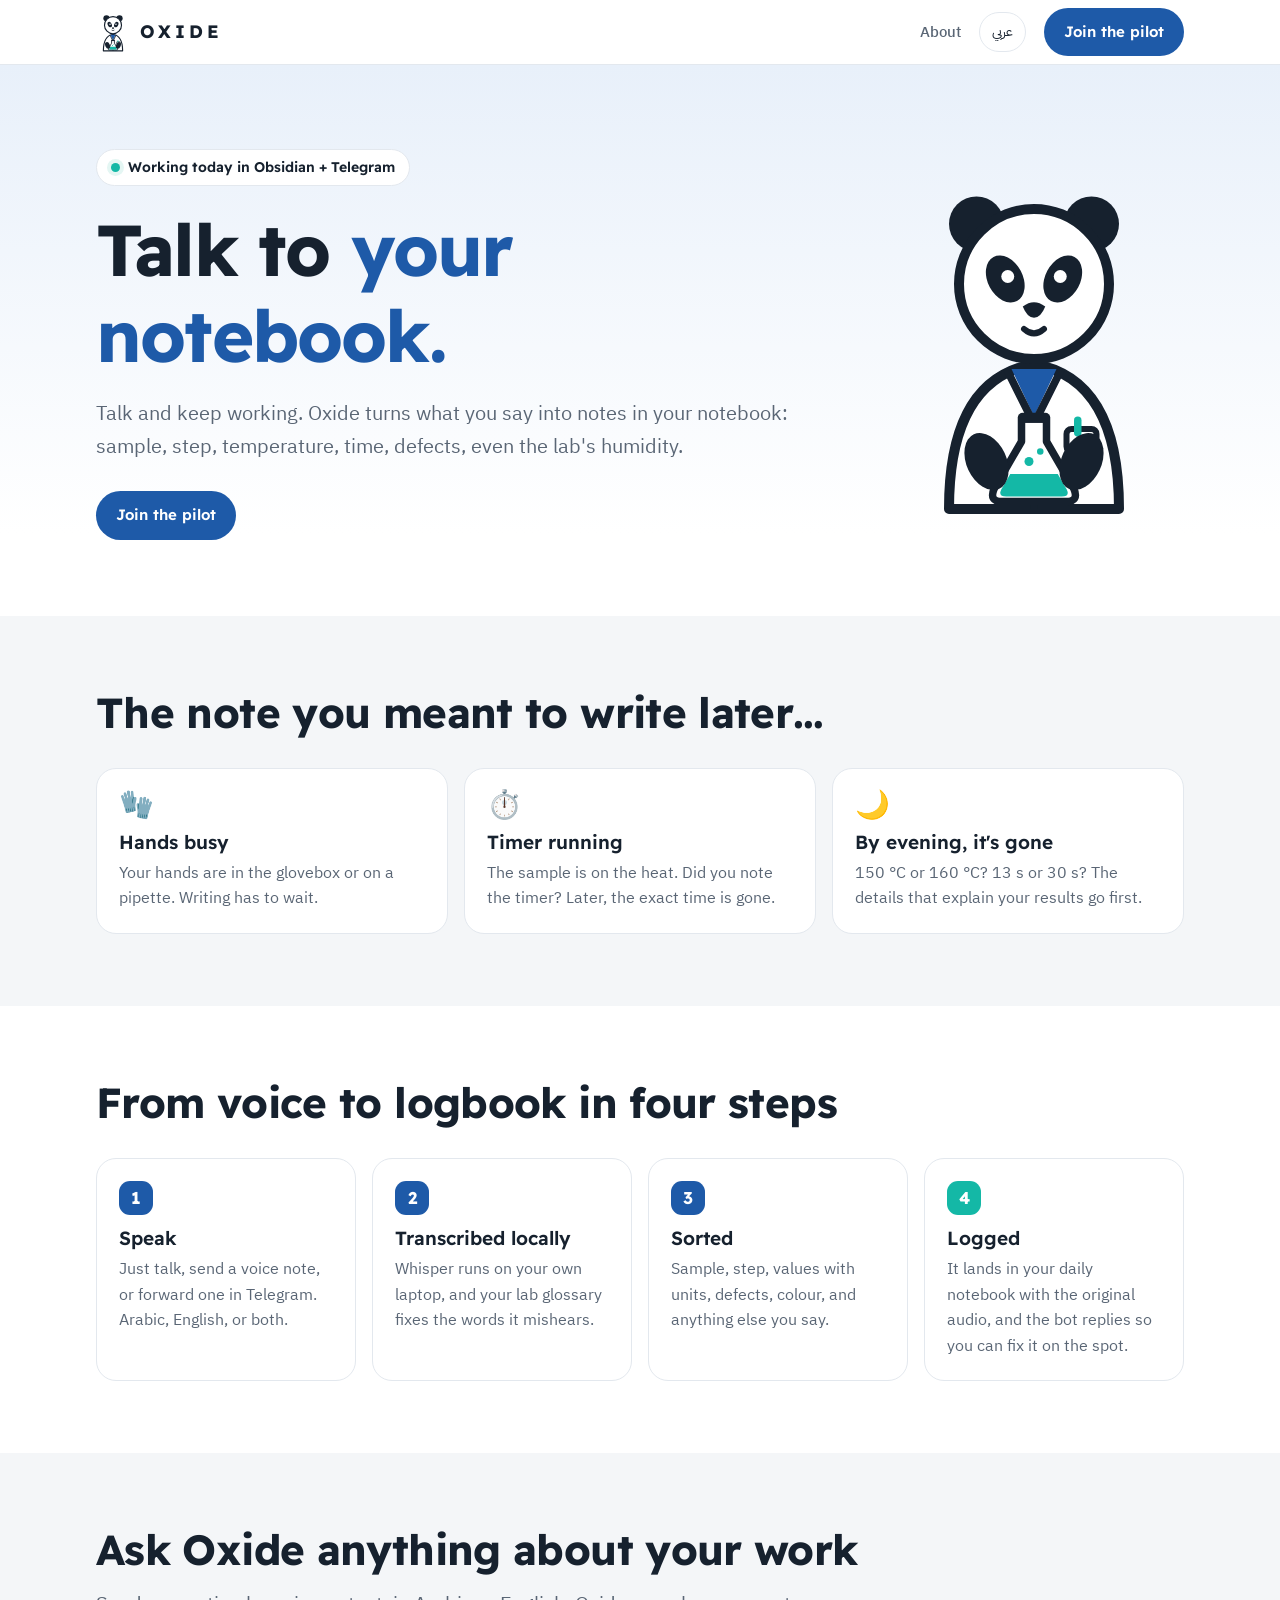
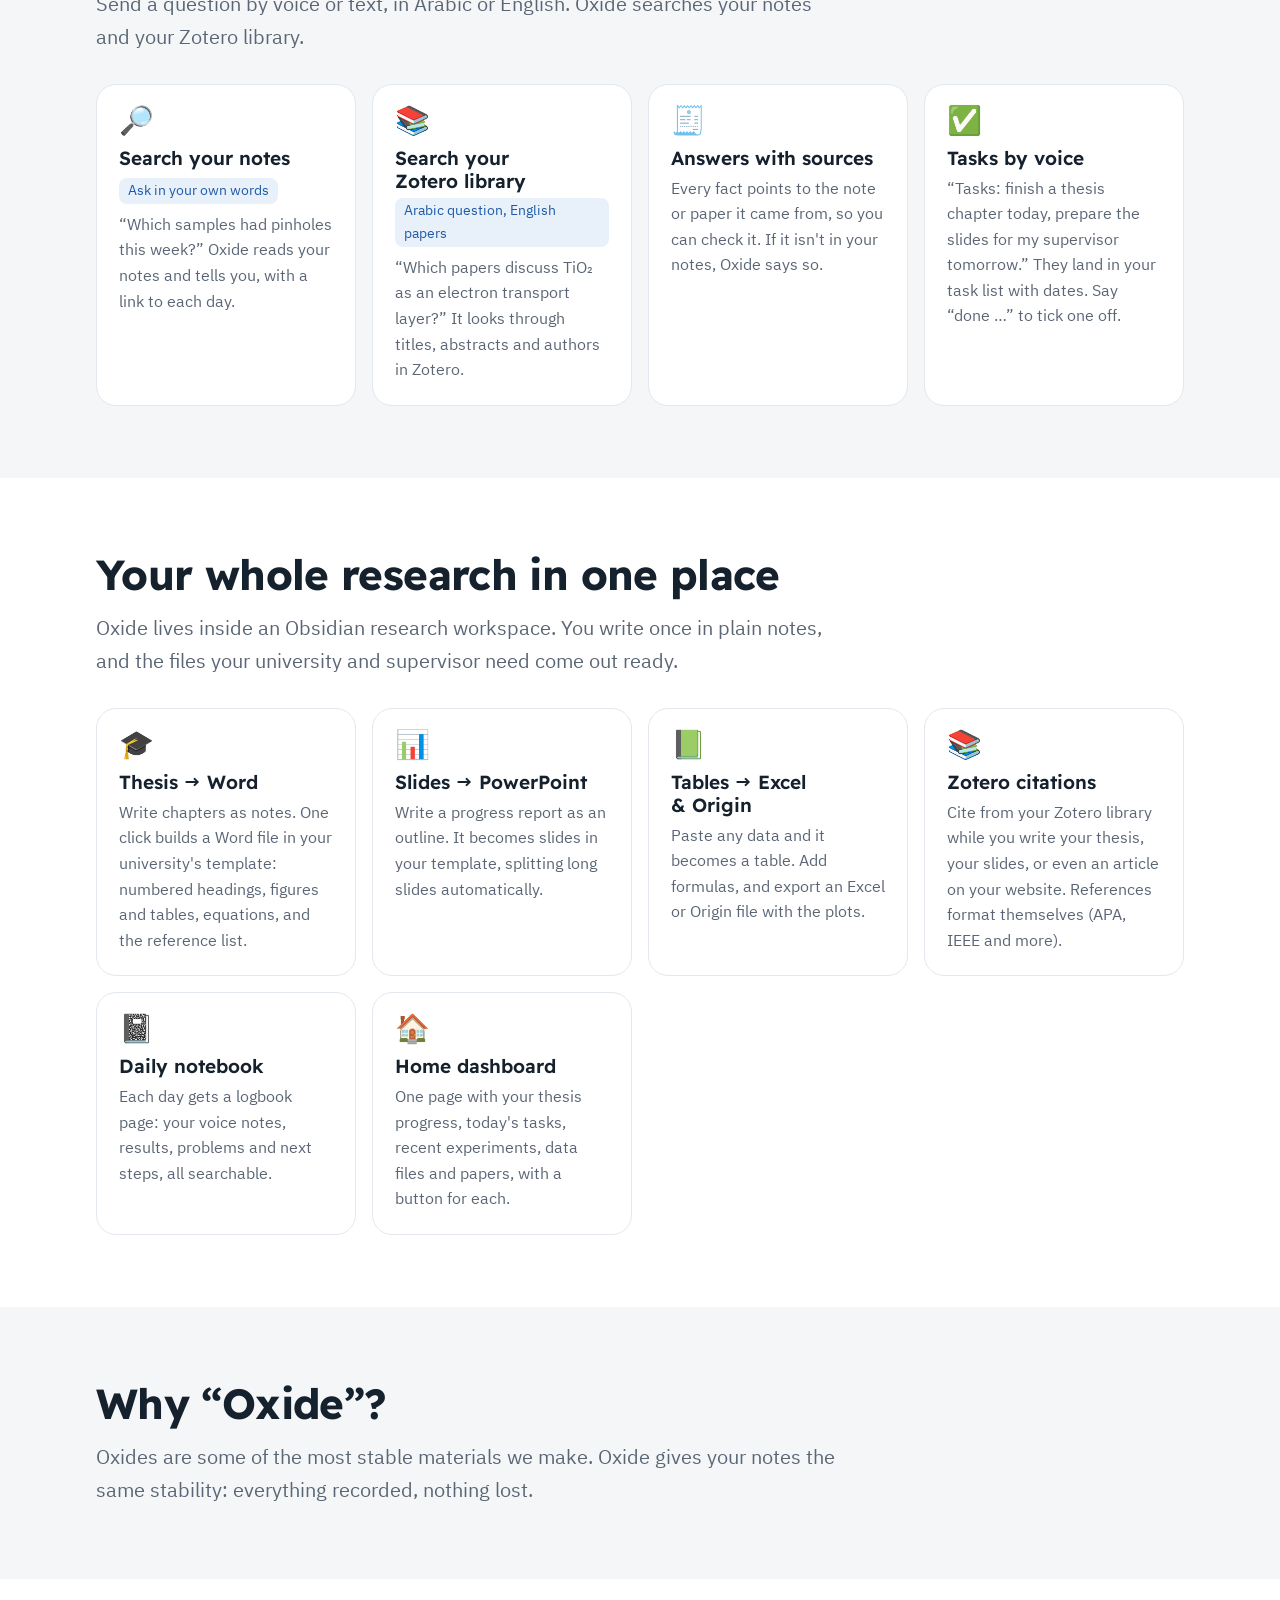
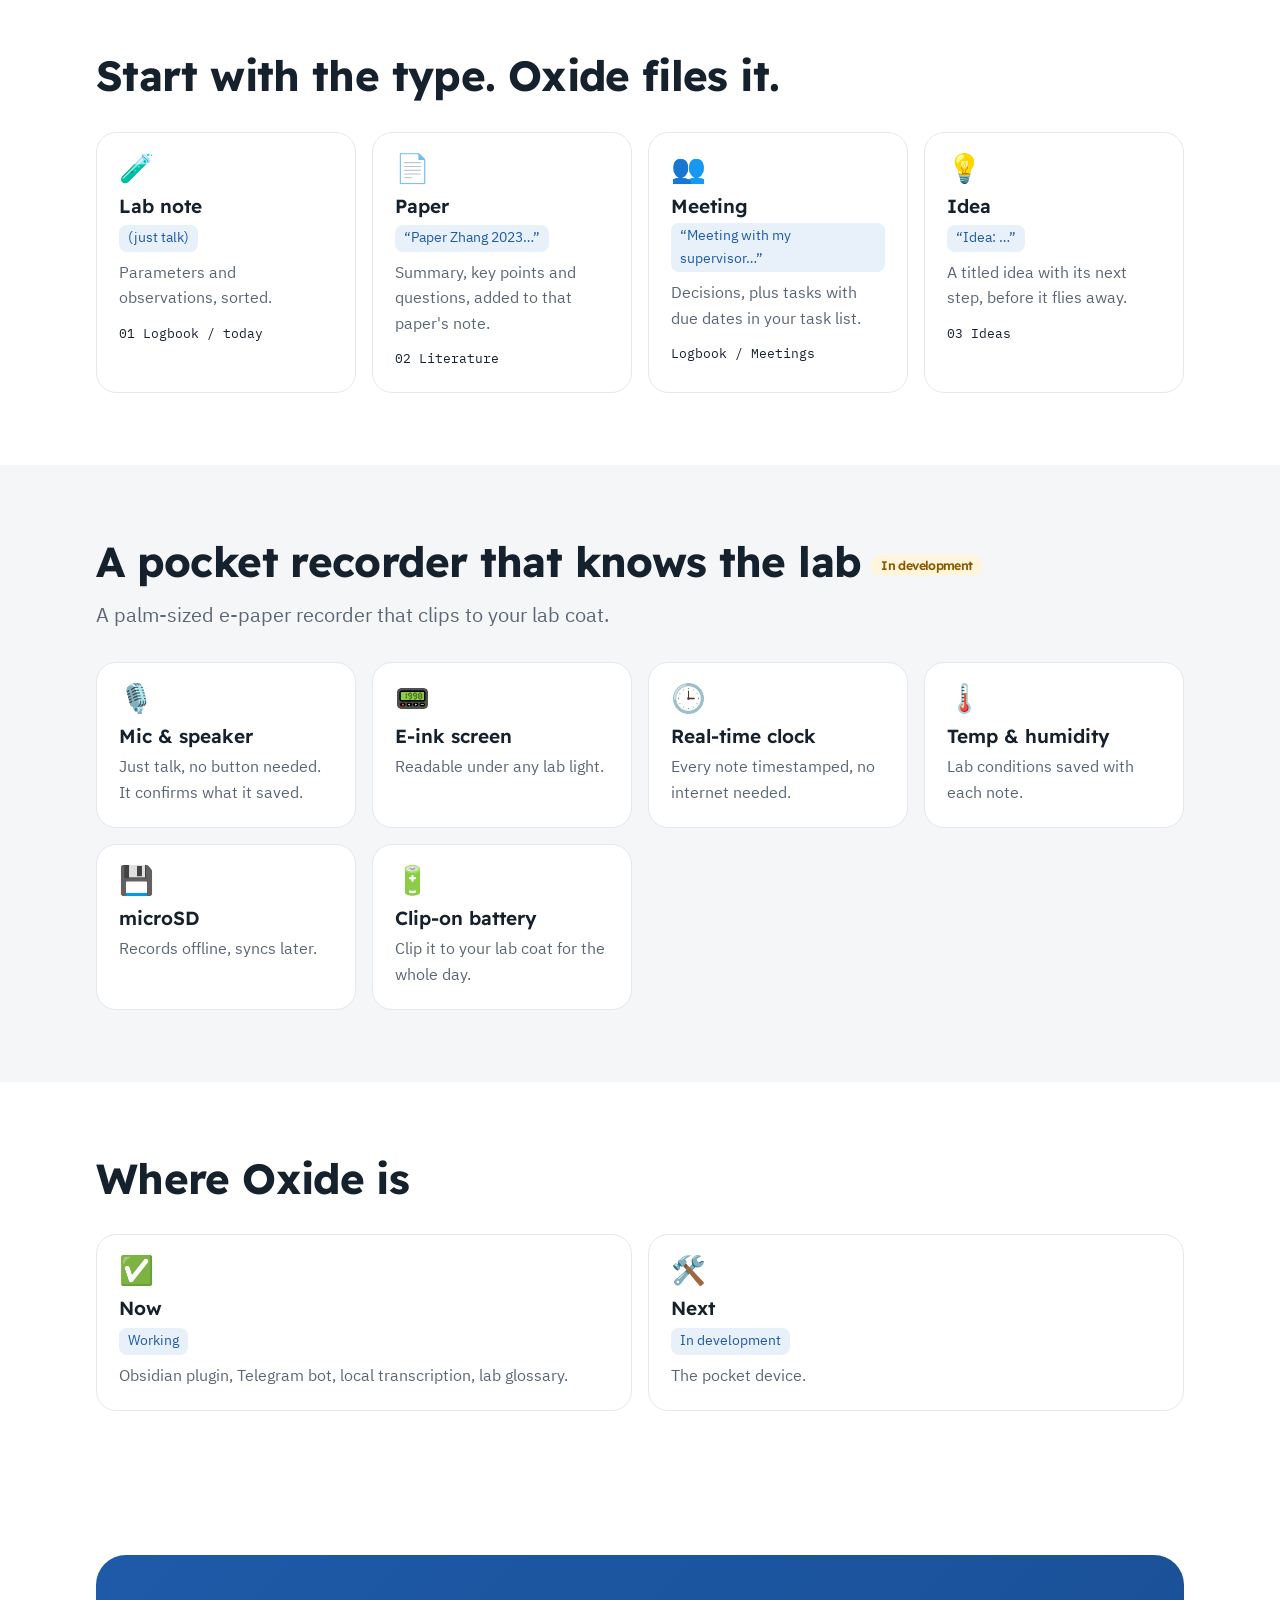
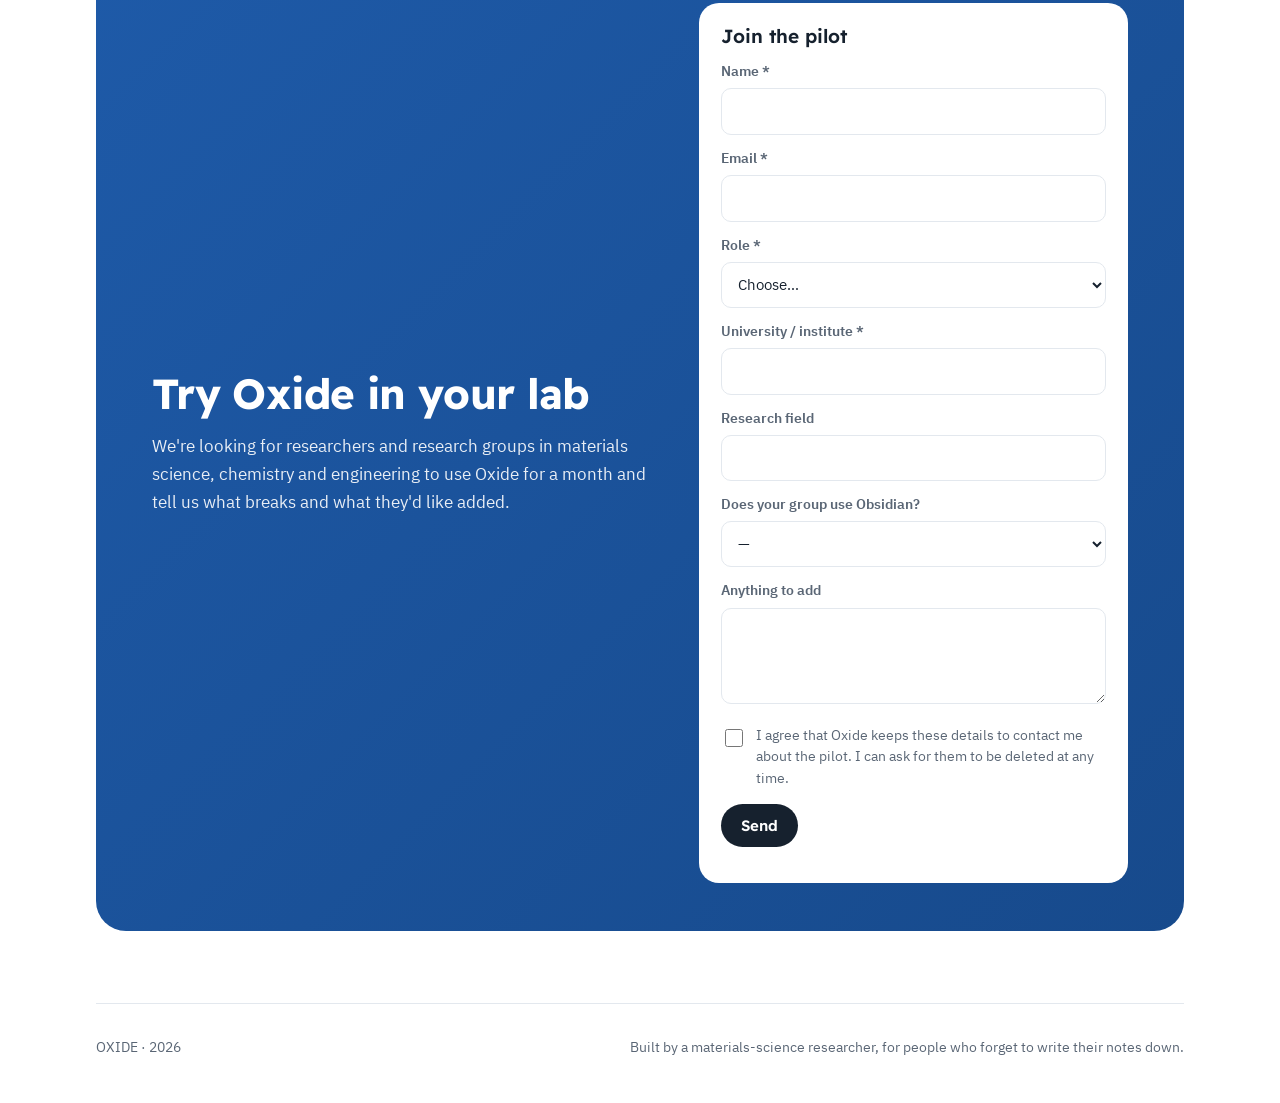
<file: index.html>
<!doctype html>
<html lang="en" dir="ltr">
<head>
<meta charset="utf-8">
<meta name="viewport" content="width=device-width, initial-scale=1, viewport-fit=cover">
<title>Oxide</title>
<meta name="description" content="Oxide turns what researchers say at the bench into notes in their Obsidian notebook.">
<link rel="icon" href="assets/favicon.svg" type="image/svg+xml">
<link rel="preconnect" href="https://fonts.googleapis.com">
<link rel="preconnect" href="https://fonts.gstatic.com" crossorigin>
<link rel="stylesheet" href="https://fonts.googleapis.com/css2?family=IBM+Plex+Mono:wght@400;500&family=IBM+Plex+Sans+Arabic:wght@400;500;600;700&family=Readex+Pro:wght@400;600;700&display=swap">
<link rel="stylesheet" href="assets/site.css">
</head>
<body>
<header><div class="wrap nav">
  <a class="logo" href="./"><img src="assets/logo.svg" alt="" width="34" height="40">OXIDE</a>
  <nav class="links" id="links"></nav>
  <button class="lang" id="lang" type="button">عربي</button>
  <a class="btn" href="#pilot" id="navcta">Join the pilot</a>
</div></header>
<main id="top"><div class="wrap loading">Loading…</div></main>
<div class="wrap"><footer><span style="direction:ltr">OXIDE · <span id="yr"></span></span><span id="foot"></span></footer></div>
<noscript><p class="wrap">Oxide: a voice lab notebook for researchers. Please enable JavaScript to view this page.</p></noscript>
<script src="assets/site.js"></script>
<script>Oxide.home();</script>
</body>
</html>
</file>
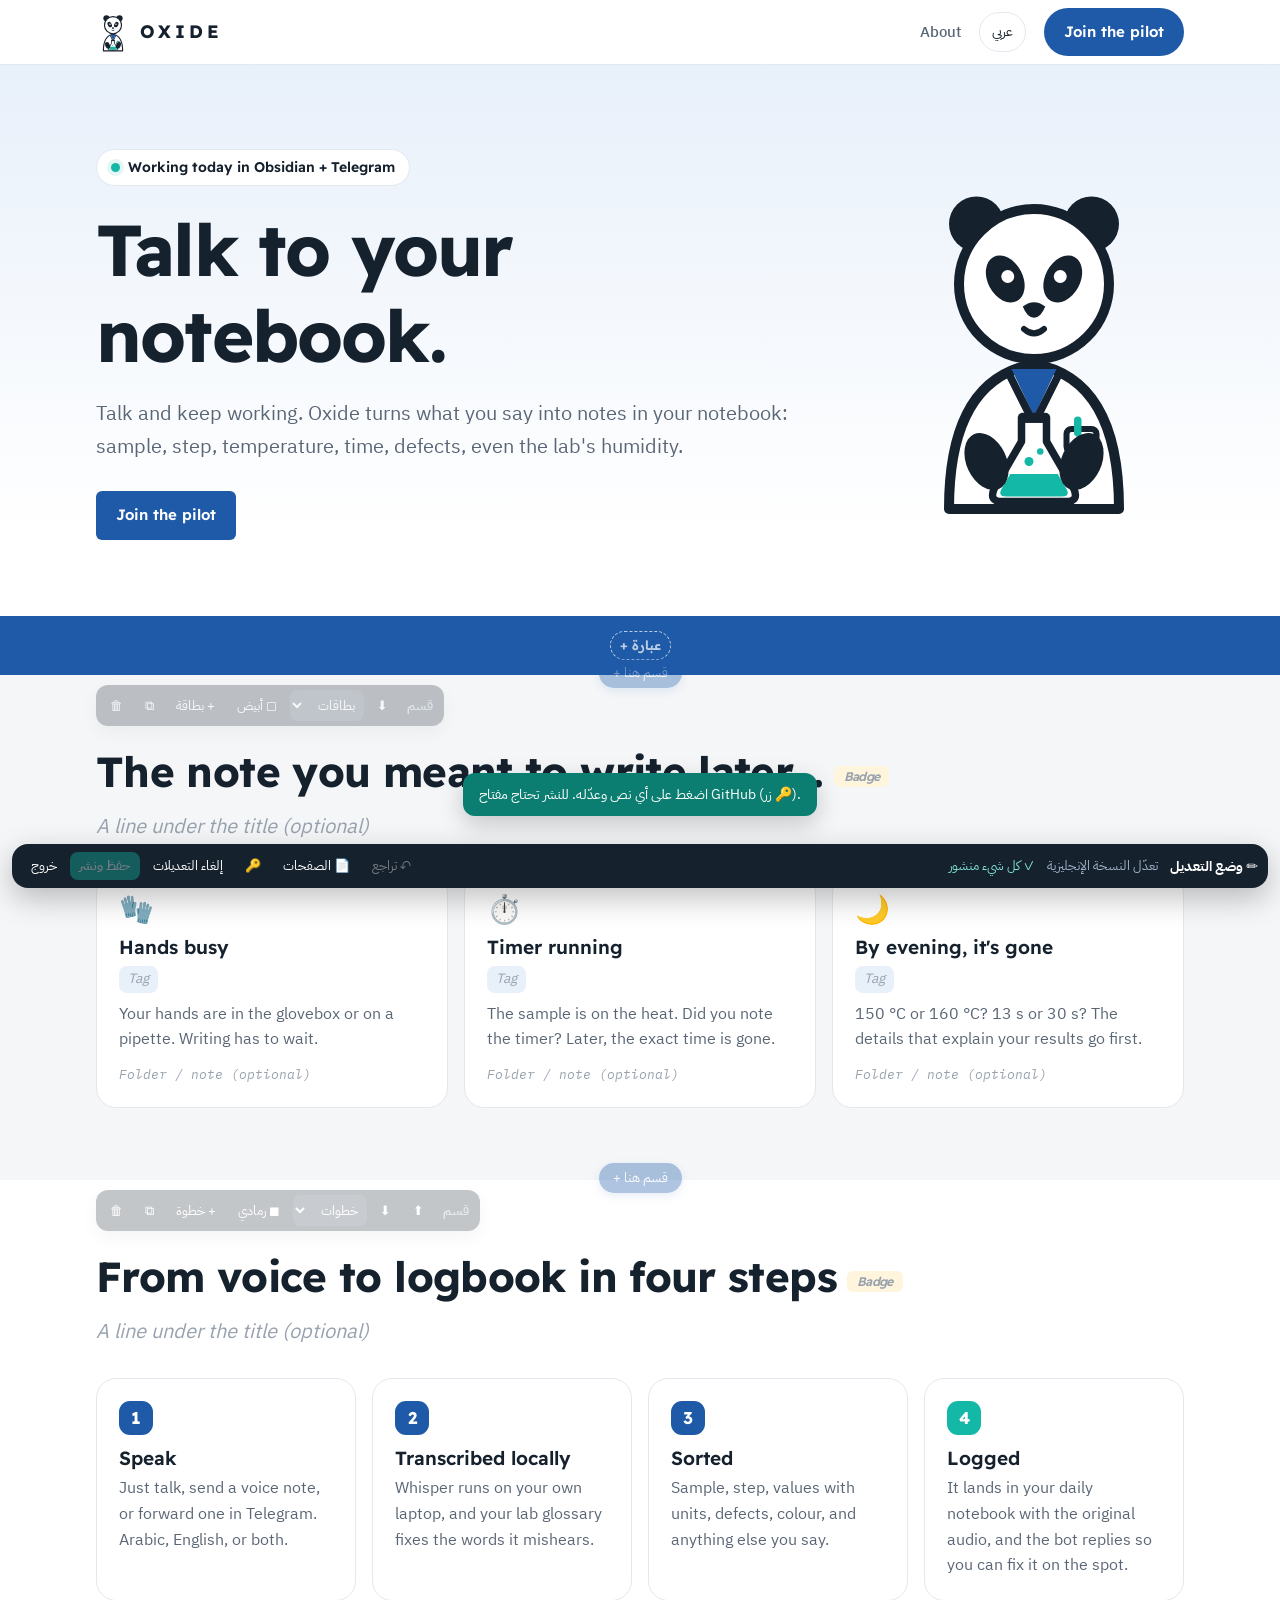
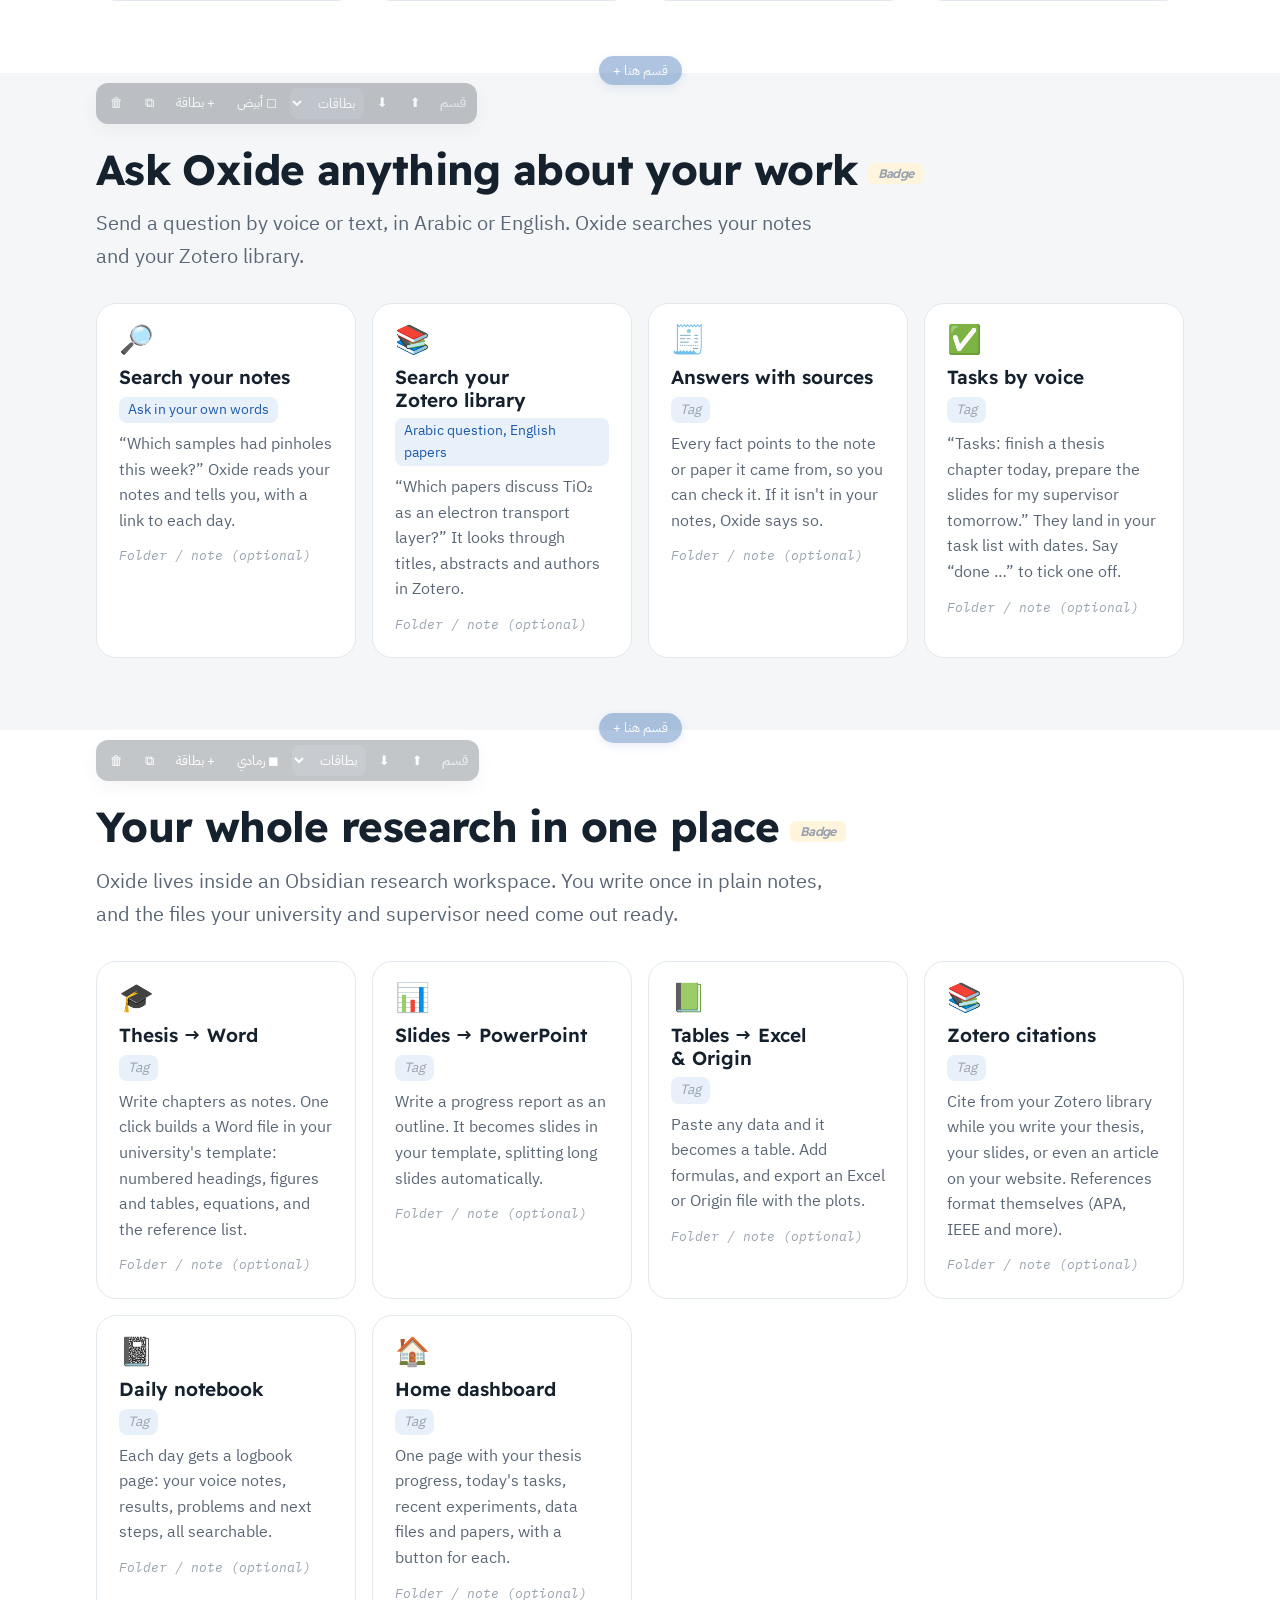
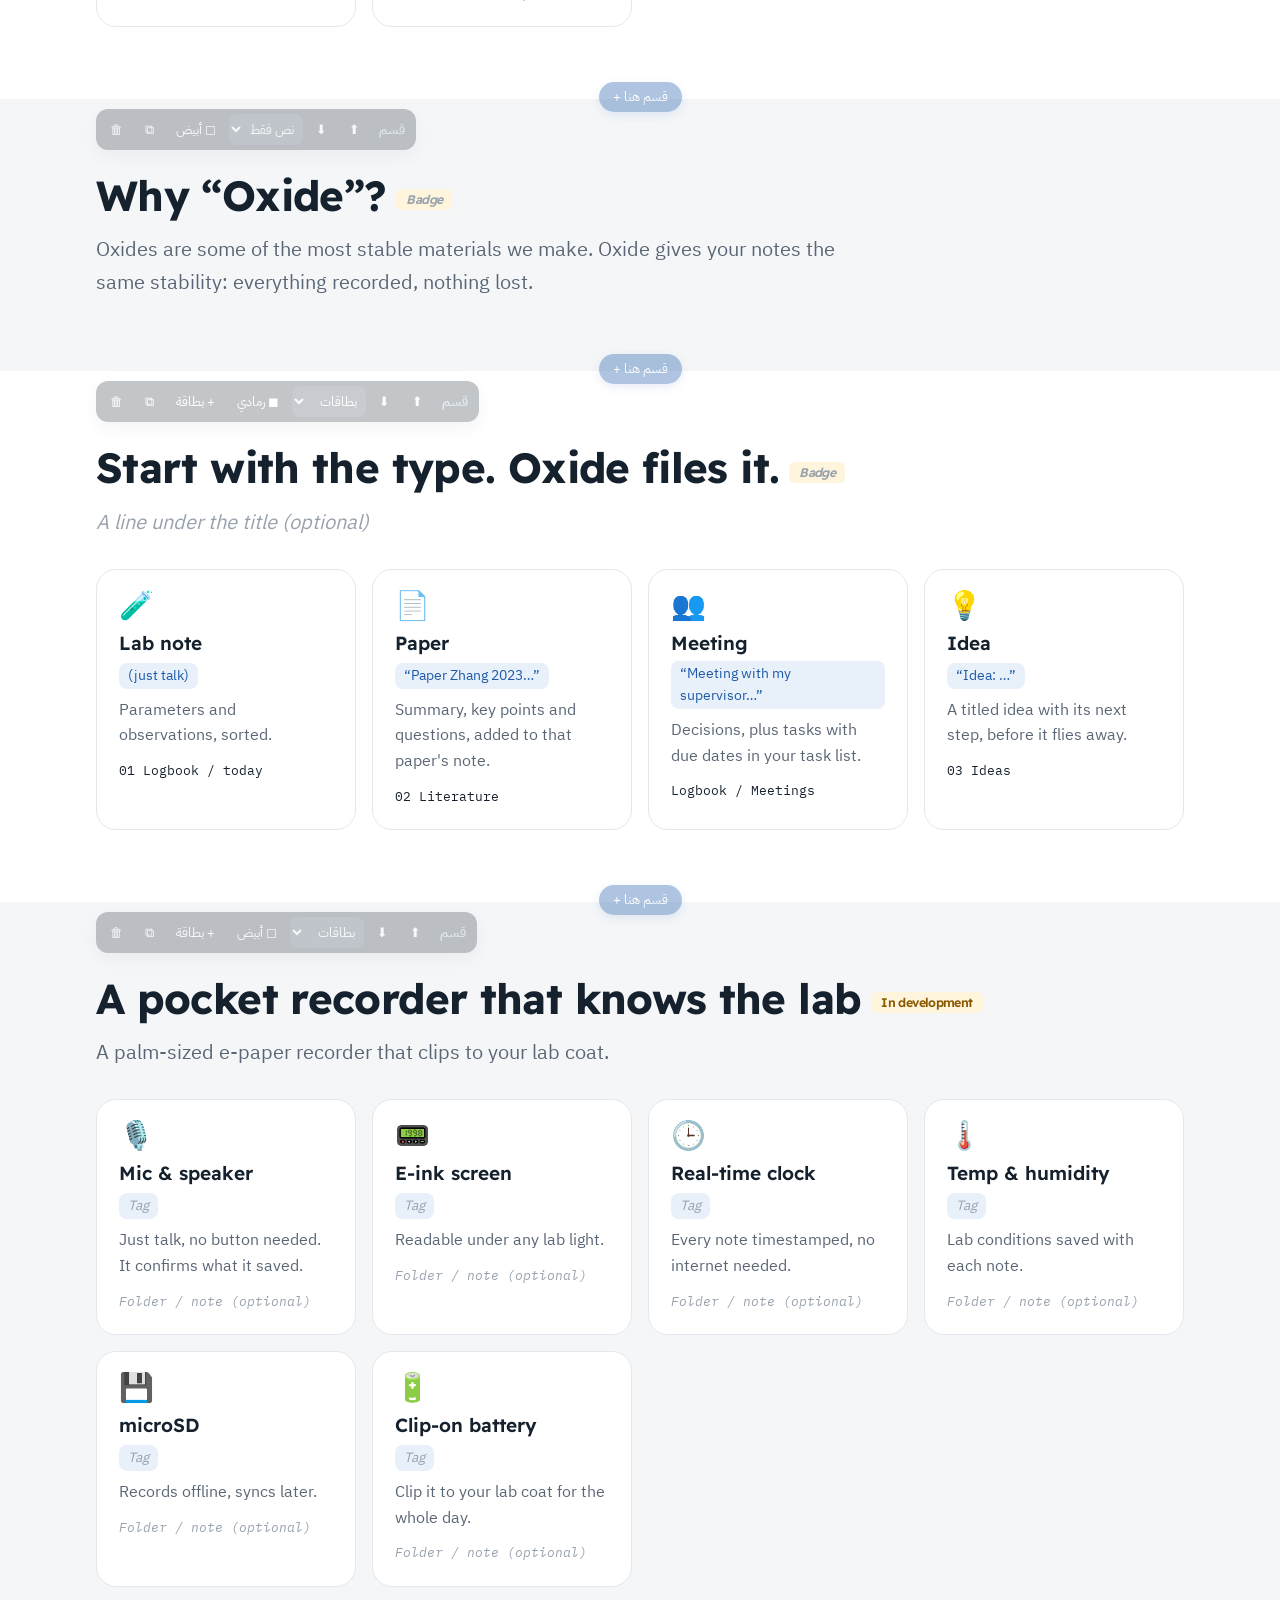
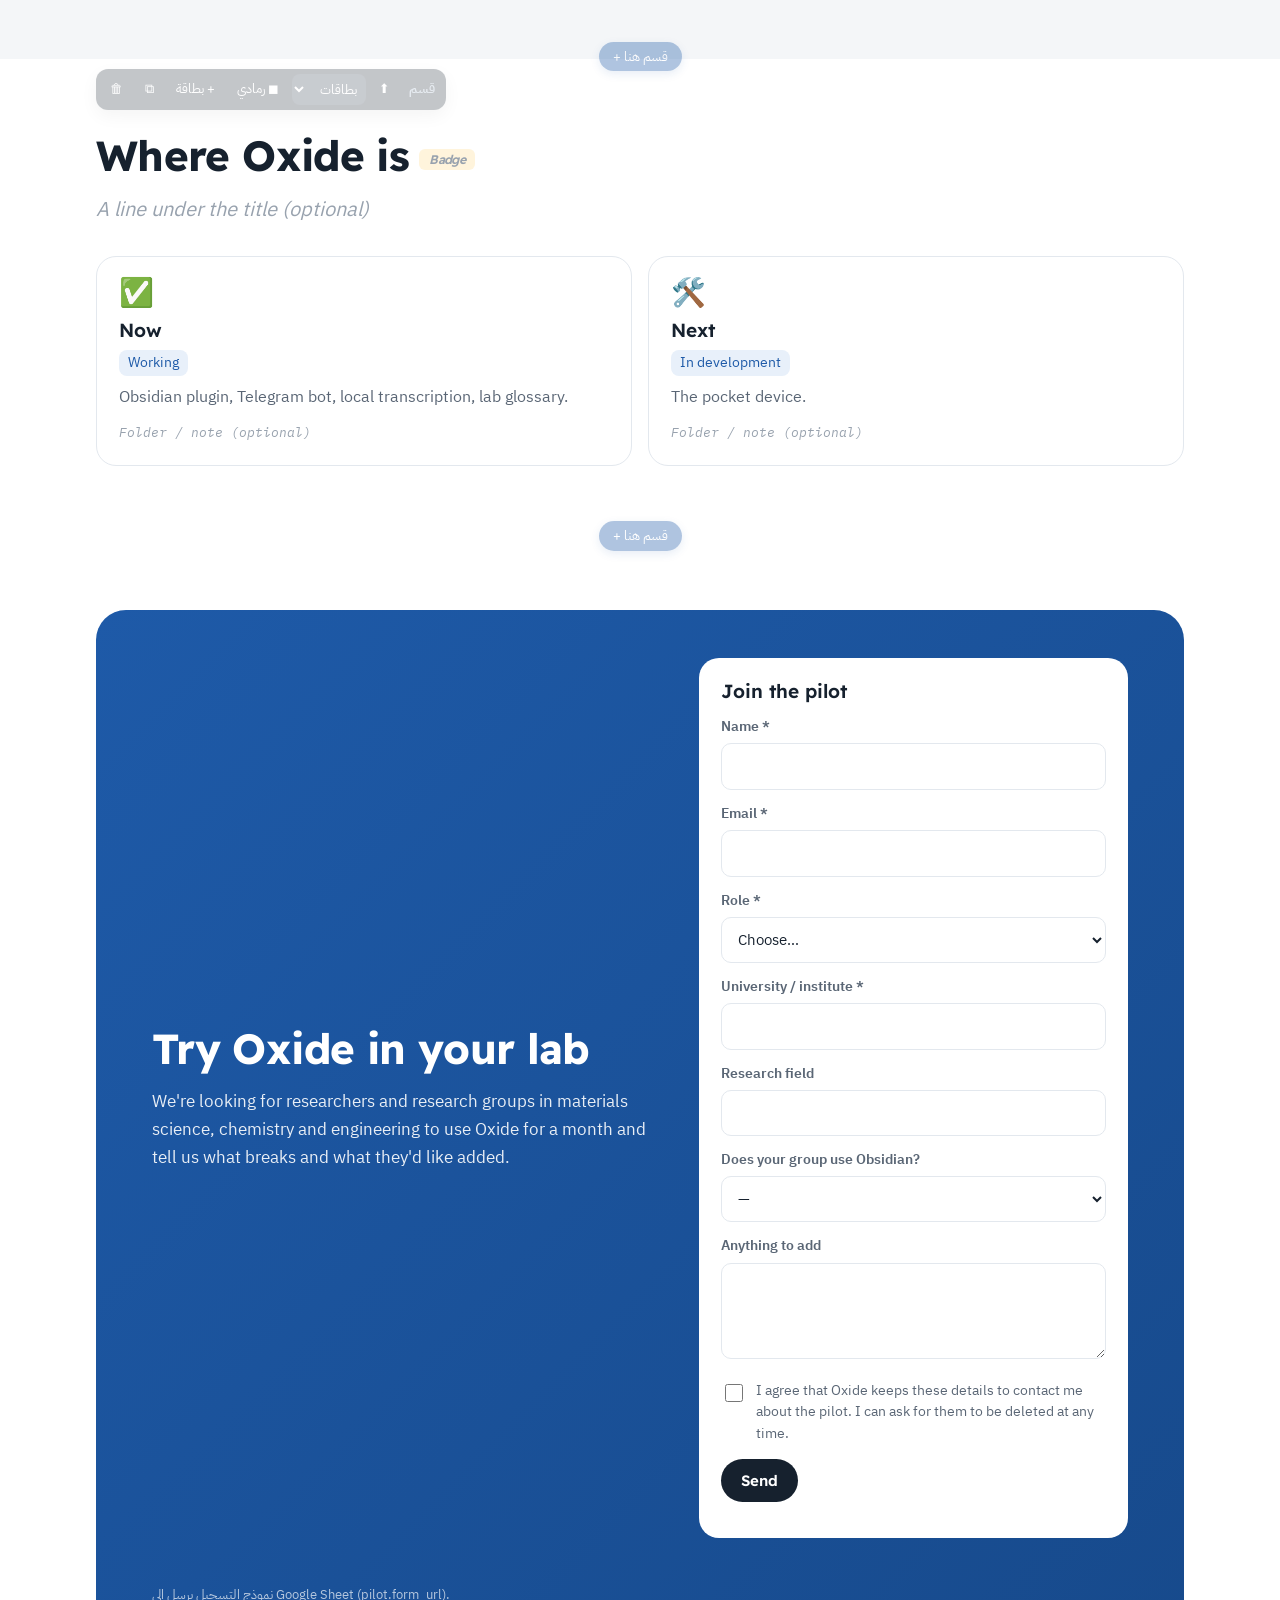
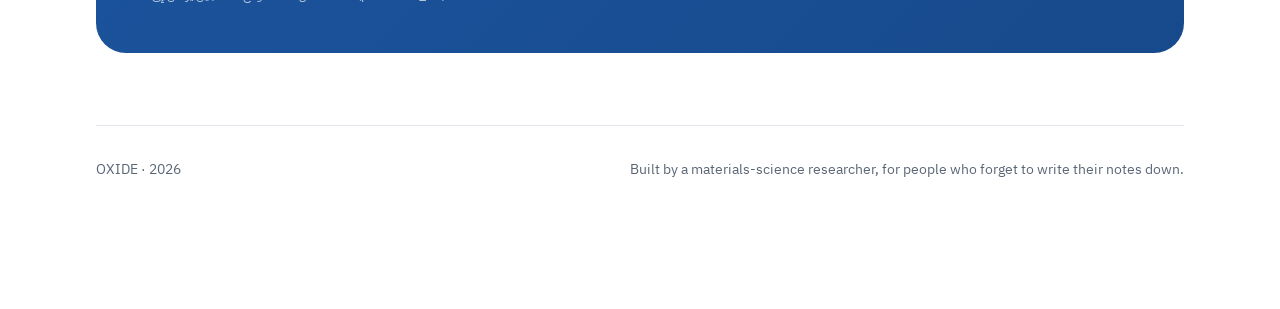
<file: admin/index.html>
<!doctype html>
<html lang="ar" dir="rtl">
<head>
<meta charset="utf-8">
<meta name="viewport" content="width=device-width, initial-scale=1">
<meta name="robots" content="noindex">
<title>Oxide · تعديل الموقع</title>
<meta http-equiv="refresh" content="0; url=../?edit">
</head>
<body style="font-family:system-ui,sans-serif;padding:40px">
<p>التعديل صار على الموقع نفسه: <a href="../?edit">افتح وضع التعديل</a>.</p>
<script>location.replace('../?edit');</script>
</body>
</html>
</file>
<file: assets/site.css>
/* Oxide site: white lab bench, scientific blue, teal accents, light grey bands. */
:root{
  color-scheme:light;
  --bg:#FFFFFF; --grey:#F4F6F8; --card:#FFFFFF; --ink:#16212E; --ink-2:#5A6675; --line:#E3E8EE;
  --blue:#1E5AA8; --blue-d:#174A8C; --blue-t:#E8F0FA; --teal:#14B8A6; --teal-t:#E4F6F3; --amber-t:#FFF4DC; --amber:#8A5A00;
  --display:"Readex Pro","IBM Plex Sans Arabic",system-ui,sans-serif;
  --body:"IBM Plex Sans Arabic","Readex Pro",system-ui,sans-serif;
  --mono:"IBM Plex Mono",ui-monospace,Menlo,Consolas,monospace;
}
*{box-sizing:border-box}
html{scroll-behavior:smooth}
html,body{overflow-x:clip}
body{margin:0;background:var(--bg);color:var(--ink);font-family:var(--body);font-size:17px;line-height:1.65;-webkit-font-smoothing:antialiased}
.wrap{max-width:1120px;margin:0 auto;padding-left:max(16px,env(safe-area-inset-left,0px));padding-right:max(16px,env(safe-area-inset-right,0px))}
section{padding-block:72px}
section.grey{background:var(--grey)}
h1,h2,h3{font-family:var(--display);line-height:1.2;margin:0;text-wrap:balance}
h2{font-size:clamp(28px,4.2vw,42px);font-weight:700;letter-spacing:-.015em}
h3{font-size:19px;font-weight:600}
p{margin:0}
.lead{font-size:clamp(17px,2vw,20px);color:var(--ink-2);max-width:62ch;margin-top:12px}
a{color:var(--blue)}
:focus-visible{outline:3px solid var(--blue);outline-offset:3px;border-radius:8px}

header{position:sticky;top:0;z-index:10;background:rgba(255,255,255,.94);backdrop-filter:blur(8px);border-bottom:1px solid var(--line)}
.nav{display:flex;align-items:center;gap:18px;min-height:64px;flex-wrap:wrap}
.logo{display:flex;align-items:center;gap:10px;font-family:var(--display);font-weight:700;letter-spacing:.22em;font-size:18px;direction:ltr;color:var(--ink);text-decoration:none}
.logo img{display:block;height:40px;width:auto}
.links{display:flex;gap:18px;margin-inline-start:auto;font-size:15px;flex-wrap:wrap}
.links a{color:var(--ink-2);text-decoration:none;font-weight:500}
.links a:hover,.links a.on{color:var(--blue)}
.lang{font:inherit;font-size:14px;padding:7px 12px;border-radius:999px;border:1.5px solid var(--line);background:#fff;color:var(--ink);cursor:pointer}
.btn{display:inline-flex;align-items:center;font-family:var(--display);font-weight:600;font-size:15px;padding:12px 20px;border-radius:999px;background:var(--blue);color:#fff;text-decoration:none;border:0;cursor:pointer}
.btn:hover{background:var(--blue-d)}
@media (max-width:700px){.nav{padding-block:8px}.links{order:3;width:100%;margin:0 0 4px;gap:14px}.nav .lang{margin-inline-start:auto}}

.hero{padding-block:84px 76px;background:linear-gradient(180deg,var(--blue-t),#fff 85%)}
.pill{display:inline-flex;align-items:center;gap:8px;font-family:var(--display);font-weight:600;font-size:14px;padding:6px 14px;border-radius:999px;background:#fff;border:1.5px solid var(--line)}
.pill i{width:9px;height:9px;border-radius:50%;background:var(--teal);box-shadow:0 0 0 4px var(--teal-t)}
.hero h1{font-size:clamp(40px,6.4vw,72px);font-weight:700;letter-spacing:-.025em;margin-block:20px 18px;max-width:16ch}
.hero h1 .accent{color:var(--blue)}
.hero .wrap{display:grid;grid-template-columns:1fr auto;gap:40px;align-items:center}
.hero .mascot{width:clamp(180px,24vw,300px);height:auto}
@media (max-width:760px){.hero .wrap{grid-template-columns:1fr}.hero .mascot{order:-1;width:150px}}
.hero .btn{margin-top:28px}
.ribbon{background:var(--blue);color:#fff}
.ribbon .wrap{display:flex;flex-wrap:wrap;gap:12px 34px;justify-content:center;padding-block:15px;font-family:var(--display);font-weight:600;font-size:15.5px}

.badge{display:inline-block;font-size:12.5px;font-family:var(--display);font-weight:600;padding:3px 10px;border-radius:999px;background:var(--amber-t);color:var(--amber);vertical-align:middle;margin-inline-start:10px}
.cards{display:grid;grid-template-columns:repeat(auto-fit,minmax(min(100%,240px),1fr));gap:16px;margin-top:30px}
.card{background:var(--card);border:1.5px solid var(--line);border-radius:20px;padding:22px;min-width:0}
.card .ic{font-size:28px;line-height:1;display:block;margin-bottom:12px}
.card h3{margin-bottom:6px}
.card p{color:var(--ink-2);font-size:15.5px}
.card .tag{display:inline-block;font-size:13.5px;background:var(--blue-t);color:var(--blue);border-radius:8px;padding:2px 9px;margin-bottom:8px}
.card .note{display:block;margin-top:12px;font-family:var(--mono);font-size:13px;direction:ltr;text-align:start}
.steps{list-style:none;padding:0;margin:30px 0 0;display:grid;grid-template-columns:repeat(auto-fit,minmax(min(100%,220px),1fr));gap:16px;counter-reset:s}
.steps li{counter-increment:s;background:#fff;border:1.5px solid var(--line);border-radius:20px;padding:22px;min-width:0}
.steps li::before{content:counter(s);display:grid;place-items:center;width:34px;height:34px;border-radius:11px;background:var(--blue);color:#fff;font-family:var(--display);font-weight:700;margin-bottom:12px}
.steps li:last-child::before{background:var(--teal)}
.steps p{color:var(--ink-2);font-size:15.5px;margin-top:6px}

.pilot{border-radius:30px;padding:48px clamp(20px,5vw,56px);display:grid;grid-template-columns:1.2fr 1fr;gap:32px;align-items:center;background:linear-gradient(135deg,var(--blue),var(--blue-d));color:#fff}
.pilot h2{color:#fff}
.pilot p{color:rgba(255,255,255,.9);margin-top:14px}
.contact{background:#fff;color:var(--ink);border-radius:20px;padding:22px}
.contact .addr{font-family:var(--mono);font-size:17px;word-break:break-all;user-select:all;direction:ltr}
.contact ul{margin:12px 0 16px;padding-inline-start:18px;color:var(--ink-2);font-size:15px}
.contact .btn{background:var(--ink)}
.signup h3{margin-bottom:6px}
.fld{display:block;margin-top:12px;font-size:14px;font-weight:600;color:var(--ink-2)}
.fld span{display:block;margin-bottom:5px}
.fld input,.fld select,.fld textarea{width:100%;padding:10px 12px;border:1.5px solid var(--line);border-radius:10px;font:inherit;font-size:15px;color:var(--ink);background:#fff;font-weight:400}
.fld input:focus,.fld select:focus,.fld textarea:focus{outline:2px solid var(--blue);outline-offset:-1px;border-color:transparent}
.consent{display:flex;gap:10px;align-items:flex-start;margin:14px 0;font-size:13.5px;color:var(--ink-2);line-height:1.6}
.consent input{margin-top:4px;width:18px;height:18px;flex:none;accent-color:var(--blue)}
.hp{position:absolute;width:1px;height:1px;overflow:hidden;clip-path:inset(50%);white-space:nowrap;opacity:0}
.fmsg{margin-top:10px;font-size:14px}.fmsg.ok{color:#0B7D71}.fmsg.err{color:#B4232A}
@media (max-width:860px){.pilot{grid-template-columns:1fr}}

/* plain pages */
.page{padding-block:64px 80px}
.page h1{font-size:clamp(34px,5vw,52px);font-weight:700;letter-spacing:-.02em;margin-bottom:24px}
.prose{max-width:72ch}
.prose h2{font-size:clamp(24px,3vw,30px);margin:36px 0 12px}
.prose h3{margin:28px 0 8px}
.prose p,.prose ul,.prose ol{margin:0 0 16px}
.prose li{margin-bottom:6px}
.prose img{max-width:100%;border-radius:14px}
.prose blockquote{margin:0 0 16px;padding:12px 18px;border-inline-start:4px solid var(--teal);background:var(--teal-t);border-radius:10px}
.prose code{font-family:var(--mono);background:var(--grey);padding:1px 6px;border-radius:5px;font-size:.92em}
.prose pre{background:var(--grey);padding:14px;border-radius:12px;overflow-x:auto;direction:ltr}
.prose table{border-collapse:collapse;display:block;overflow-x:auto}
.prose th,.prose td{border:1px solid var(--line);padding:8px 12px}

footer{padding-block:32px 44px;color:var(--ink-2);font-size:14px;display:flex;flex-wrap:wrap;gap:12px;justify-content:space-between;border-top:1px solid var(--line)}
.loading{padding:120px 0;text-align:center;color:var(--ink-2)}
@media (prefers-reduced-motion:reduce){html{scroll-behavior:auto}}
</file>
